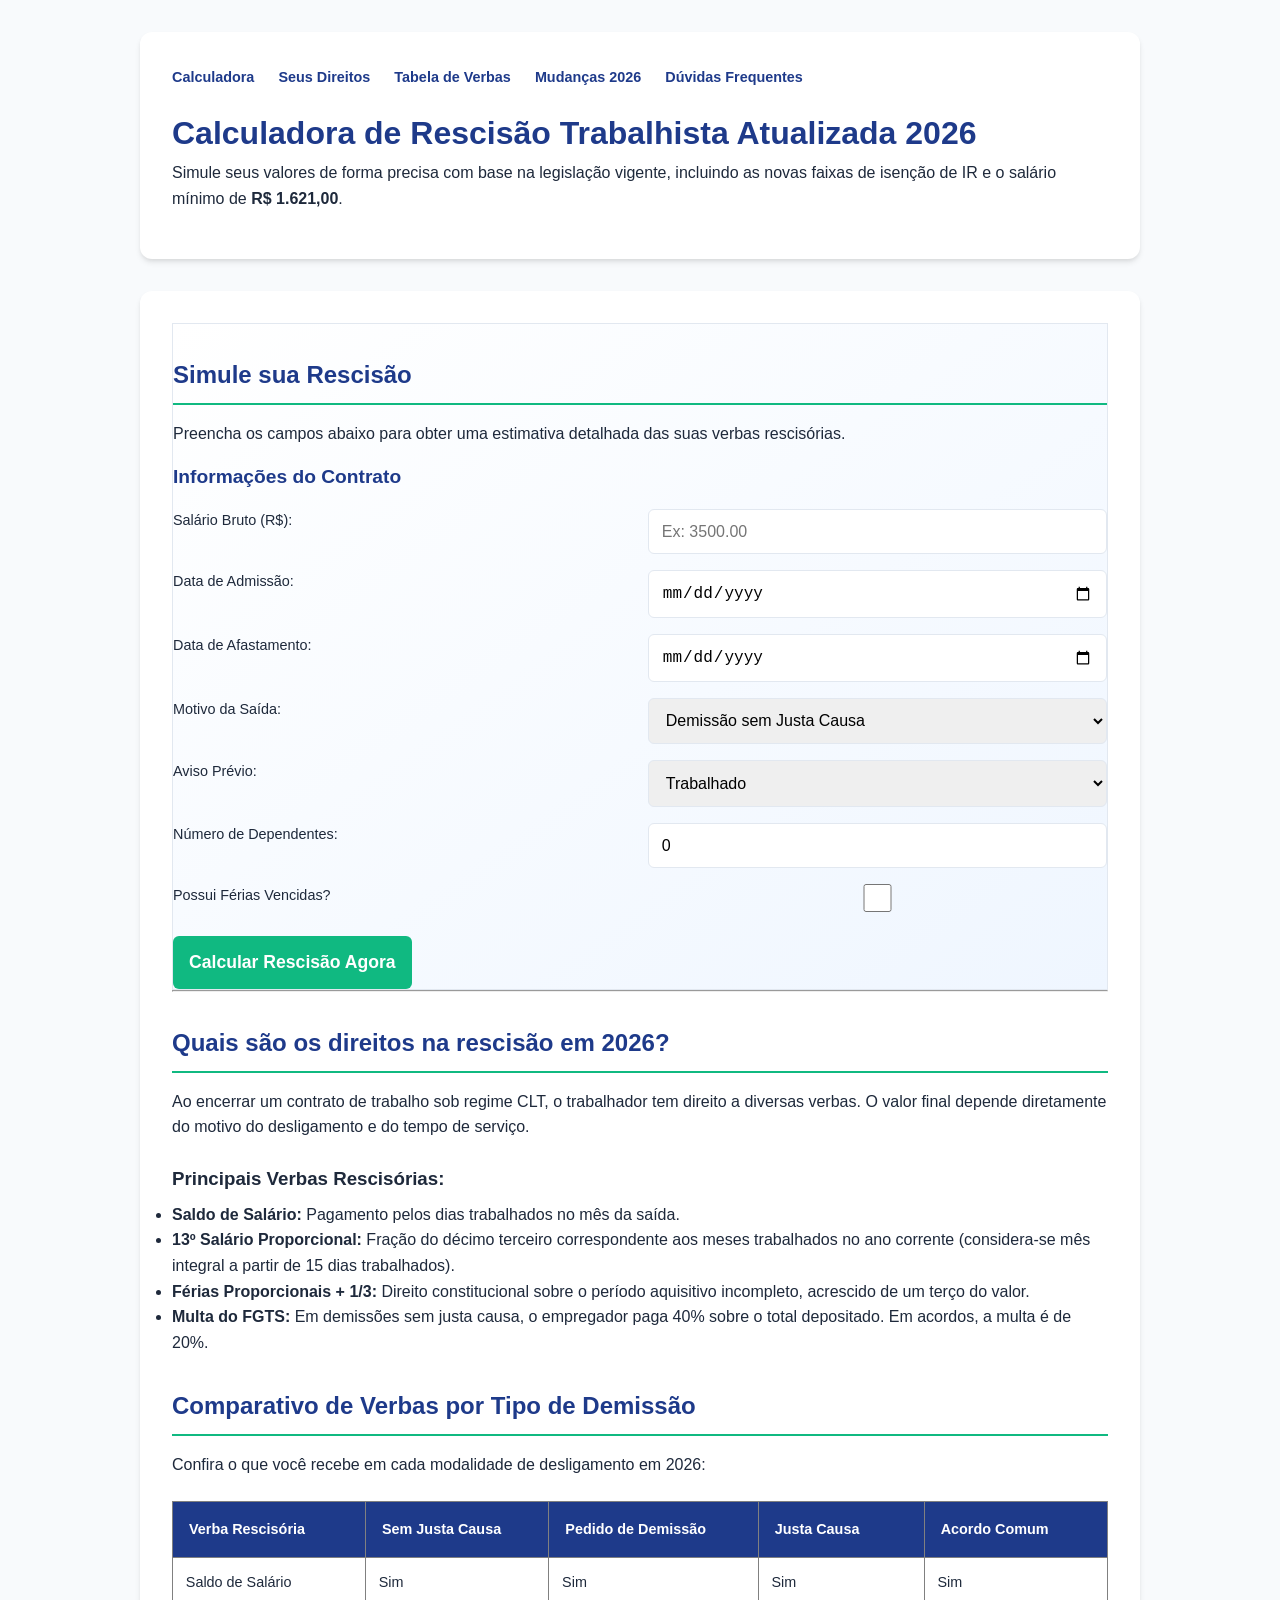
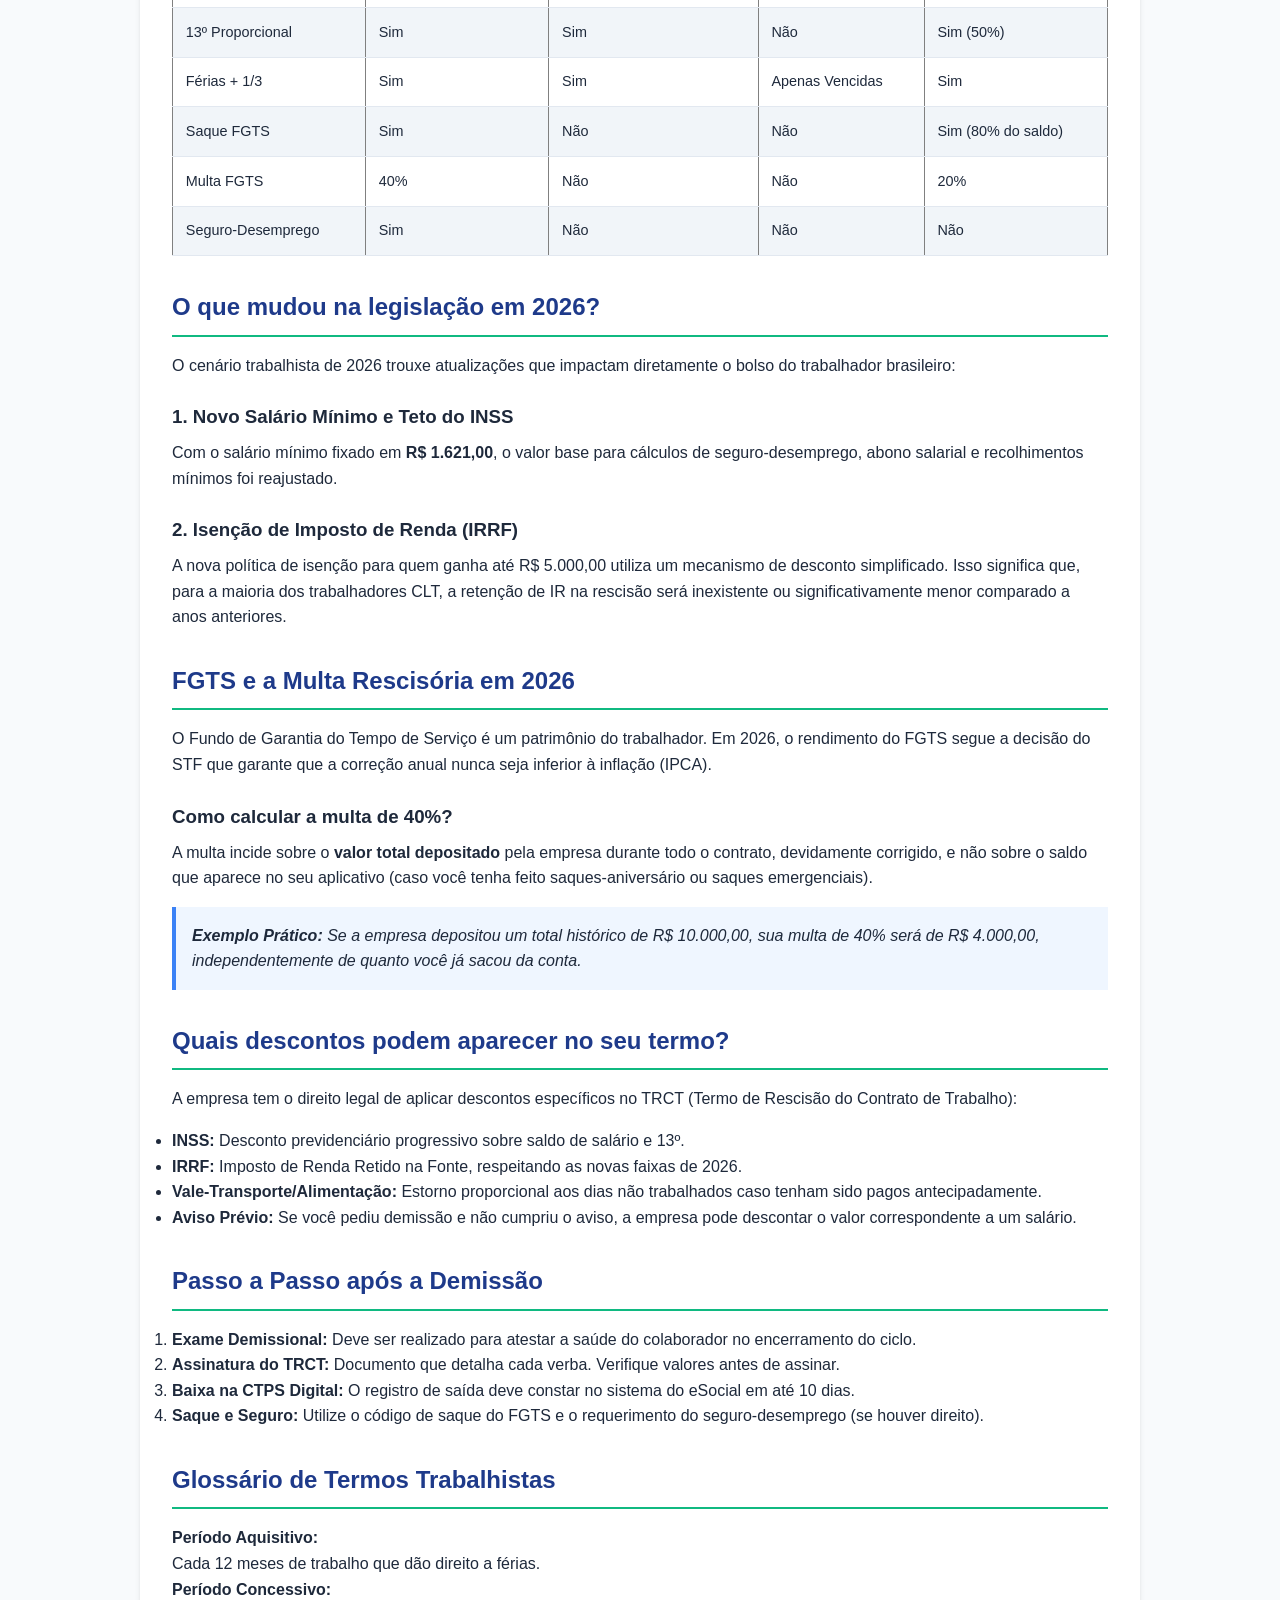
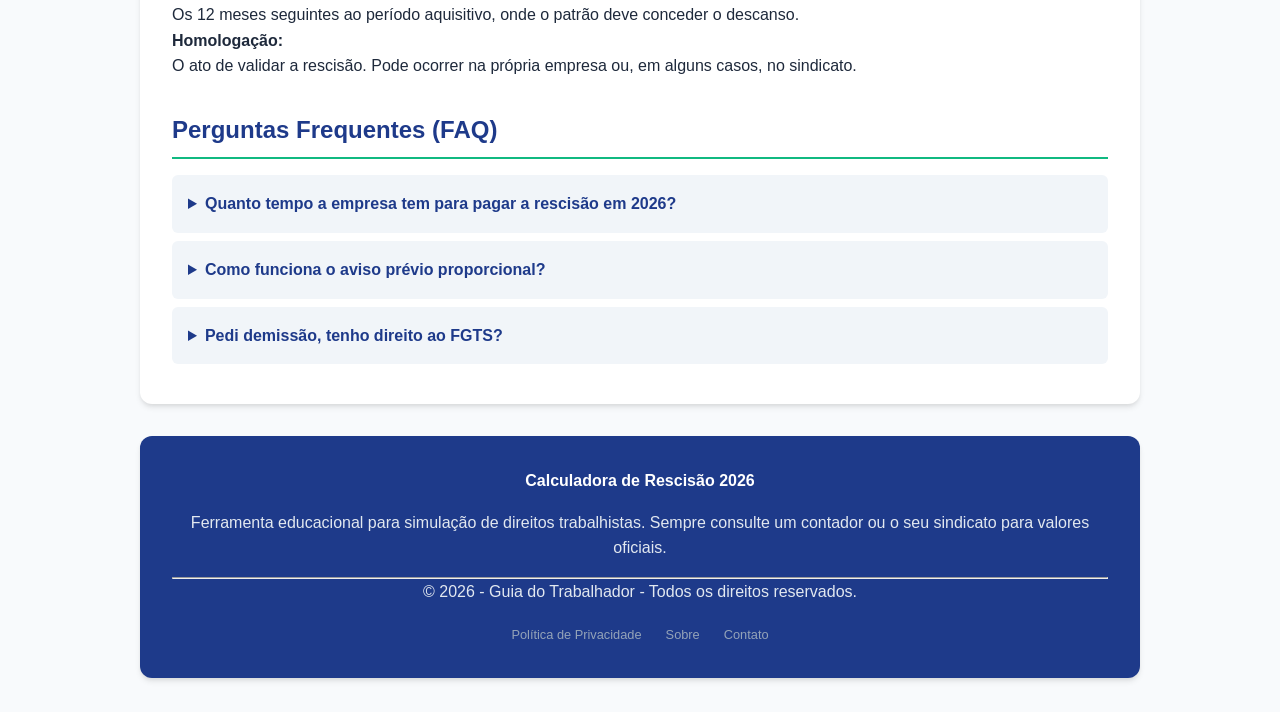
<file: index.html>
<!DOCTYPE html>
<html lang="pt-br">
<head>
    <meta charset="UTF-8">
    <meta name="viewport" content="width=device-width, initial-scale=1.0">
    <title>Calculadora de Rescisão Trabalhista 2026 | Cálculo Online e Regras CLT</title>
    <meta name="description" content="Calcule sua rescisão trabalhista com as regras de 2026. Inclui novo salário mínimo de R$ 1.621, novo IRRF, multa de FGTS, 13º e férias proporcionais.">
    <meta name="keywords" content="calculadora rescisão 2026, cálculo trabalhista, CLT 2026, direitos trabalhistas, multa FGTS, novo salário mínimo">
    <link rel="stylesheet" href="style.css">
    <link rel="icon" href="data:image/svg+xml,<svg xmlns=%22http://www.w3.org/2000/svg%22 viewBox=%220 0 100 100%22><text y=%22.9em%22 font-size=%2290%22>💰</text></svg>">
    <meta name="google-site-verification" content="-dB8uT2bV-OQXsHL-dQOxnJMukoPH9jR6SBWi09TGxQ" />
</head>
<body>

    <header>
        <nav>
            <ul>
                <li><a href="#calculadora">Calculadora</a></li>
                <li><a href="#direitos">Seus Direitos</a></li>
                <li><a href="#tabela-comparativa">Tabela de Verbas</a></li>
                <li><a href="#regras-2026">Mudanças 2026</a></li>
                <li><a href="#faq">Dúvidas Frequentes</a></li>
            </ul>
        </nav>
        <h1>Calculadora de Rescisão Trabalhista Atualizada 2026</h1>
        <p>Simule seus valores de forma precisa com base na legislação vigente, incluindo as novas faixas de isenção de IR e o salário mínimo de <strong>R$ 1.621,00</strong>.</p>
    </header>

    <main>
        <section id="calculadora">
            <h2>Simule sua Rescisão</h2>
            <p>Preencha os campos abaixo para obter uma estimativa detalhada das suas verbas rescisórias.</p>
            <form id="rescisaoForm">
                <fieldset>
                    <legend>Informações do Contrato</legend>
                    
                    <label for="salarioBruto">Salário Bruto (R$):</label>
                    <input type="number" id="salarioBruto" name="salarioBruto" placeholder="Ex: 3500.00" required>

                    <label for="dataInicio">Data de Admissão:</label>
                    <input type="date" id="dataInicio" name="dataInicio" required>

                    <label for="dataFim">Data de Afastamento:</label>
                    <input type="date" id="dataFim" name="dataFim" required>

                    <label for="motivo">Motivo da Saída:</label>
                    <select id="motivo" name="motivo" required>
                        <option value="semJustaCausa">Demissão sem Justa Causa</option>
                        <option value="pedidoDemissao">Pedido de Demissão</option>
                        <option value="justaCausa">Demissão com Justa Causa</option>
                        <option value="acordo">Acordo Comum (Reforma Trabalhista)</option>
                    </select>

                    <label for="avisoPrevio">Aviso Prévio:</label>
                    <select id="avisoPrevio" name="avisoPrevio">
                        <option value="trabalhado">Trabalhado</option>
                        <option value="indenizado">Indenizado</option>
                        <option value="dispensado">Dispensado/Não cumprido</option>
                    </select>

                    <label for="dependentes">Número de Dependentes:</label>
                    <input type="number" id="dependentes" name="dependentes" value="0">

                    <label for="feriasVencidas">Possui Férias Vencidas?</label>
                    <input type="checkbox" id="feriasVencidas" name="feriasVencidas">
                </fieldset>

                <button type="button">Calcular Rescisão Agora</button>
            </form>

            <div id="resultado">
                <h3>Resumo do Cálculo</h3>
                <p>Os valores detalhados aparecerão aqui após clicar em calcular.</p>
            </div>
        </section>

        <hr>

        <section id="direitos">
            <h2>Quais são os direitos na rescisão em 2026?</h2>
            <p>Ao encerrar um contrato de trabalho sob regime CLT, o trabalhador tem direito a diversas verbas. O valor final depende diretamente do motivo do desligamento e do tempo de serviço.</p>
            
            <h3>Principais Verbas Rescisórias:</h3>
            <ul>
                <li><strong>Saldo de Salário:</strong> Pagamento pelos dias trabalhados no mês da saída.</li>
                <li><strong>13º Salário Proporcional:</strong> Fração do décimo terceiro correspondente aos meses trabalhados no ano corrente (considera-se mês integral a partir de 15 dias trabalhados).</li>
                <li><strong>Férias Proporcionais + 1/3:</strong> Direito constitucional sobre o período aquisitivo incompleto, acrescido de um terço do valor.</li>
                <li><strong>Multa do FGTS:</strong> Em demissões sem justa causa, o empregador paga 40% sobre o total depositado. Em acordos, a multa é de 20%.</li>
            </ul>
        </section>

        <section id="tabela-comparativa">
            <h2>Comparativo de Verbas por Tipo de Demissão</h2>
            <p>Confira o que você recebe em cada modalidade de desligamento em 2026:</p>
            <table border="1">
                <thead>
                    <tr>
                        <th>Verba Rescisória</th>
                        <th>Sem Justa Causa</th>
                        <th>Pedido de Demissão</th>
                        <th>Justa Causa</th>
                        <th>Acordo Comum</th>
                    </tr>
                </thead>
                <tbody>
                    <tr>
                        <td>Saldo de Salário</td>
                        <td>Sim</td>
                        <td>Sim</td>
                        <td>Sim</td>
                        <td>Sim</td>
                    </tr>
                    <tr>
                        <td>13º Proporcional</td>
                        <td>Sim</td>
                        <td>Sim</td>
                        <td>Não</td>
                        <td>Sim (50%)</td>
                    </tr>
                    <tr>
                        <td>Férias + 1/3</td>
                        <td>Sim</td>
                        <td>Sim</td>
                        <td>Apenas Vencidas</td>
                        <td>Sim</td>
                    </tr>
                    <tr>
                        <td>Saque FGTS</td>
                        <td>Sim</td>
                        <td>Não</td>
                        <td>Não</td>
                        <td>Sim (80% do saldo)</td>
                    </tr>
                    <tr>
                        <td>Multa FGTS</td>
                        <td>40%</td>
                        <td>Não</td>
                        <td>Não</td>
                        <td>20%</td>
                    </tr>
                    <tr>
                        <td>Seguro-Desemprego</td>
                        <td>Sim</td>
                        <td>Não</td>
                        <td>Não</td>
                        <td>Não</td>
                    </tr>
                </tbody>
            </table>
        </section>

        <section id="regras-2026">
            <h2>O que mudou na legislação em 2026?</h2>
            <p>O cenário trabalhista de 2026 trouxe atualizações que impactam diretamente o bolso do trabalhador brasileiro:</p>
            <article>
                <h3>1. Novo Salário Mínimo e Teto do INSS</h3>
                <p>Com o salário mínimo fixado em <strong>R$ 1.621,00</strong>, o valor base para cálculos de seguro-desemprego, abono salarial e recolhimentos mínimos foi reajustado.</p>
            </article>
            <article>
                <h3>2. Isenção de Imposto de Renda (IRRF)</h3>
                <p>A nova política de isenção para quem ganha até R$ 5.000,00 utiliza um mecanismo de desconto simplificado. Isso significa que, para a maioria dos trabalhadores CLT, a retenção de IR na rescisão será inexistente ou significativamente menor comparado a anos anteriores.</p>
            </article>
        </section>

        <section id="guia-fgts">
            <h2>FGTS e a Multa Rescisória em 2026</h2>
            <p>O Fundo de Garantia do Tempo de Serviço é um patrimônio do trabalhador. Em 2026, o rendimento do FGTS segue a decisão do STF que garante que a correção anual nunca seja inferior à inflação (IPCA).</p>
            <article>
                <h3>Como calcular a multa de 40%?</h3>
                <p>A multa incide sobre o <strong>valor total depositado</strong> pela empresa durante todo o contrato, devidamente corrigido, e não sobre o saldo que aparece no seu aplicativo (caso você tenha feito saques-aniversário ou saques emergenciais).</p>
                <blockquote>
                    <strong>Exemplo Prático:</strong> Se a empresa depositou um total histórico de R$ 10.000,00, sua multa de 40% será de R$ 4.000,00, independentemente de quanto você já sacou da conta.
                </blockquote>
            </article>
        </section>

        <section id="descontos-rescisao">
            <h2>Quais descontos podem aparecer no seu termo?</h2>
            <p>A empresa tem o direito legal de aplicar descontos específicos no TRCT (Termo de Rescisão do Contrato de Trabalho):</p>
            <ul>
                <li><strong>INSS:</strong> Desconto previdenciário progressivo sobre saldo de salário e 13º.</li>
                <li><strong>IRRF:</strong> Imposto de Renda Retido na Fonte, respeitando as novas faixas de 2026.</li>
                <li><strong>Vale-Transporte/Alimentação:</strong> Estorno proporcional aos dias não trabalhados caso tenham sido pagos antecipadamente.</li>
                <li><strong>Aviso Prévio:</strong> Se você pediu demissão e não cumpriu o aviso, a empresa pode descontar o valor correspondente a um salário.</li>
            </ul>
        </section>

        <section id="passo-a-passo">
            <h2>Passo a Passo após a Demissão</h2>
            <ol>
                <li><strong>Exame Demissional:</strong> Deve ser realizado para atestar a saúde do colaborador no encerramento do ciclo.</li>
                <li><strong>Assinatura do TRCT:</strong> Documento que detalha cada verba. Verifique valores antes de assinar.</li>
                <li><strong>Baixa na CTPS Digital:</strong> O registro de saída deve constar no sistema do eSocial em até 10 dias.</li>
                <li><strong>Saque e Seguro:</strong> Utilize o código de saque do FGTS e o requerimento do seguro-desemprego (se houver direito).</li>
            </ol>
        </section>

        <section id="glossario">
            <h2>Glossário de Termos Trabalhistas</h2>
            <dl>
                <dt><strong>Período Aquisitivo:</strong></dt>
                <dd>Cada 12 meses de trabalho que dão direito a férias.</dd>
                
                <dt><strong>Período Concessivo:</strong></dt>
                <dd>Os 12 meses seguintes ao período aquisitivo, onde o patrão deve conceder o descanso.</dd>
                
                <dt><strong>Homologação:</strong></dt>
                <dd>O ato de validar a rescisão. Pode ocorrer na própria empresa ou, em alguns casos, no sindicato.</dd>
            </dl>
        </section>

        <section id="faq">
            <h2>Perguntas Frequentes (FAQ)</h2>
            <details>
                <summary>Quanto tempo a empresa tem para pagar a rescisão em 2026?</summary>
                <p>O prazo para pagamento das verbas rescisórias é de até <strong>10 dias corridos</strong> após o término do contrato, independentemente do tipo de aviso prévio.</p>
            </details>
            <details>
                <summary>Como funciona o aviso prévio proporcional?</summary>
                <p>São 30 dias garantidos, mais 3 dias para cada ano completo de empresa, com um limite máximo de 90 dias totais.</p>
            </details>
            <details>
                <summary>Pedi demissão, tenho direito ao FGTS?</summary>
                <p>No pedido de demissão comum, você não pode sacar o FGTS nem recebe a multa de 40%. O saldo permanece na conta para uso em moradia própria ou aposentadoria.</p>
            </details>
        </section>
    </main>

    <footer>
        <div>
            <h4>Calculadora de Rescisão 2026</h4>
            <p>Ferramenta educacional para simulação de direitos trabalhistas. Sempre consulte um contador ou o seu sindicato para valores oficiais.</p>
        </div>
        <hr>
        <div>
            <p>&copy; 2026 - Guia do Trabalhador - Todos os direitos reservados.</p>
            <ul>
                <li><a href="politica.html">Política de Privacidade</a></li>
                <li><a href="sobre.html">Sobre</a></li>
                <li><a href="contato.html">Contato</a></li>
            </ul>
        </div>
    </footer>
<script src="script.js"></script>
</body>

</html>
</file>
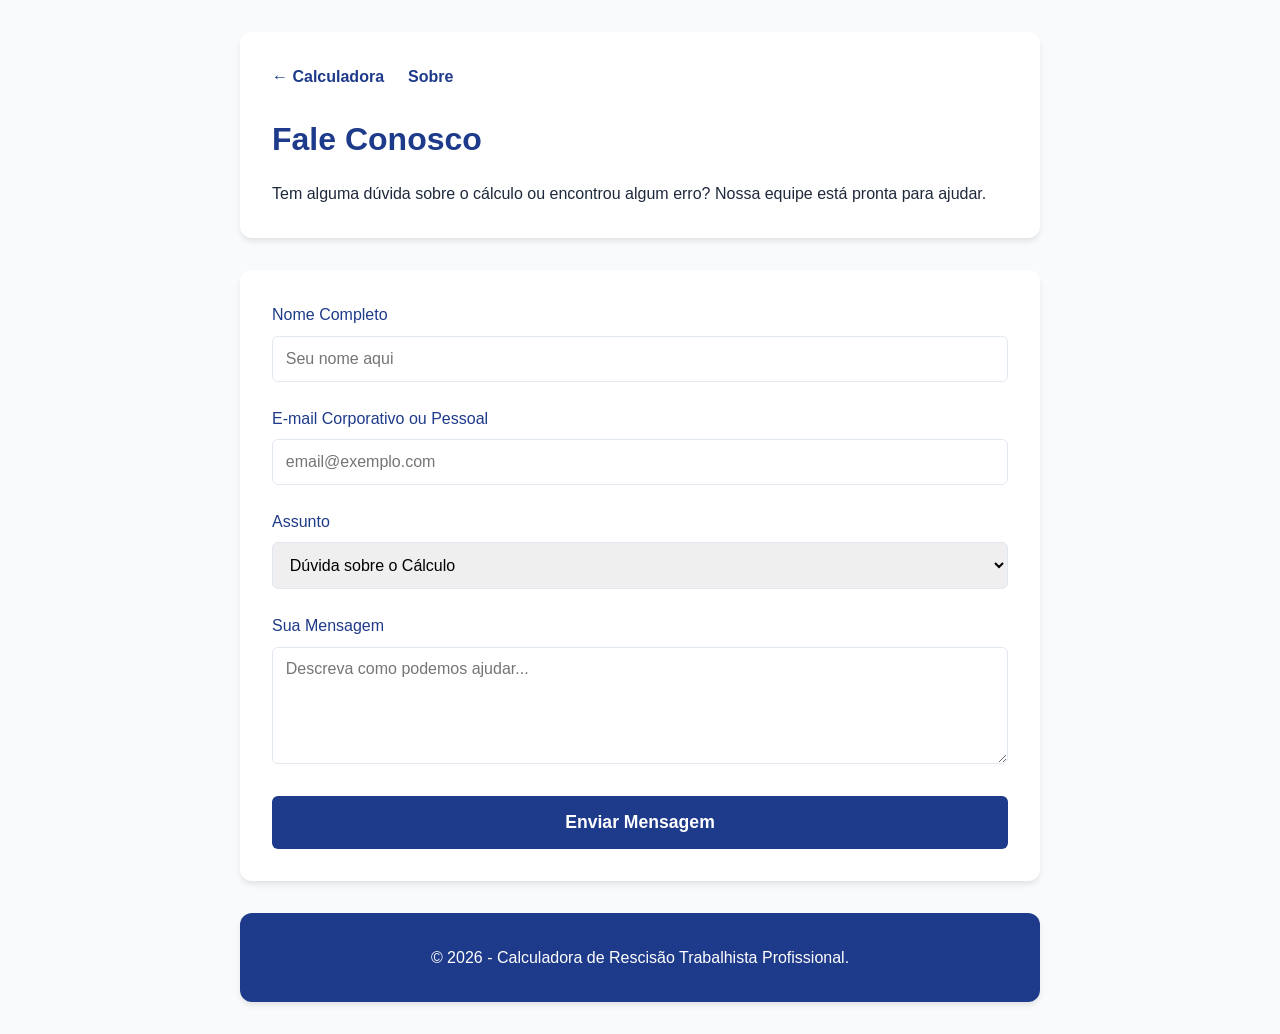
<file: contato.html>
<!DOCTYPE html>
<html lang="pt-br">
<head>
    <meta charset="UTF-8">
    <meta name="viewport" content="width=device-width, initial-scale=1.0">
    <title>Contato | Calculadora de Rescisão 2026</title>
    <meta name="description" content="Entre em contato com a equipe da Calculadora de Rescisão 2026. Tire suas dúvidas sobre cálculos trabalhistas e sugestões.">
    
    <style>
        :root {
            --primary-color: #1e3a8a;
            --secondary-color: #10b981;
            --bg-color: #f8fafc;
            --text-color: #1e293b;
            --card-bg: #ffffff;
            --border-color: #e2e8f0;
        }

        * { box-sizing: border-box; margin: 0; padding: 0; }

        body {
            font-family: 'Segoe UI', Roboto, sans-serif;
            background-color: var(--bg-color);
            color: var(--text-color);
            line-height: 1.6;
            padding: 0 1rem;
        }

        header, main, footer {
            max-width: 800px;
            margin: 2rem auto;
            padding: 2rem;
            background: var(--card-bg);
            border-radius: 12px;
            box-shadow: 0 4px 6px -1px rgba(0, 0, 0, 0.1);
        }

        nav ul { list-style: none; display: flex; gap: 1.5rem; margin-bottom: 1.5rem; }
        nav a { text-decoration: none; color: var(--primary-color); font-weight: 600; }

        h1, h2 { color: var(--primary-color); margin-bottom: 1rem; }

        .form-group { margin-bottom: 1.5rem; }
        
        label { display: block; margin-bottom: 0.5rem; font-weight: 500; color: var(--primary-color); }
        
        input, textarea, select {
            width: 100%;
            padding: 0.8rem;
            border: 1px solid var(--border-color);
            border-radius: 6px;
            font-size: 1rem;
            font-family: inherit;
        }

        input:focus, textarea:focus {
            outline: none;
            border-color: var(--primary-color);
            box-shadow: 0 0 0 3px rgba(30, 58, 138, 0.1);
        }

        button {
            width: 100%;
            padding: 1rem;
            background-color: var(--primary-color);
            color: white;
            border: none;
            border-radius: 6px;
            font-size: 1.1rem;
            font-weight: bold;
            cursor: pointer;
            transition: 0.3s;
        }

        button:hover { background-color: #1e40af; transform: translateY(-2px); }

        /* Animação de Sucesso */
        #msg-sucesso {
            display: none;
            text-align: center;
            padding: 2rem;
            background: #dcfce7;
            color: #166534;
            border-radius: 8px;
            margin-top: 1rem;
            animation: bounceIn 0.5s ease;
        }

        @keyframes bounceIn {
            0% { transform: scale(0.9); opacity: 0; }
            70% { transform: scale(1.05); }
            100% { transform: scale(1); opacity: 1; }
        }

        footer { text-align: center; background: var(--primary-color); color: white; }
    </style>
</head>
<body>

    <header>
        <nav>
            <ul>
                <li><a href="index.html">← Calculadora</a></li>
                <li><a href="sobre.html">Sobre</a></li>
            </ul>
        </nav>
        <h1>Fale Conosco</h1>
        <p>Tem alguma dúvida sobre o cálculo ou encontrou algum erro? Nossa equipe está pronta para ajudar.</p>
    </header>

    <main>
        <form id="contatoForm">
            <div class="form-group">
                <label for="nome">Nome Completo</label>
                <input type="text" id="nome" name="nome" placeholder="Seu nome aqui" required>
            </div>

            <div class="form-group">
                <label for="email">E-mail Corporativo ou Pessoal</label>
                <input type="email" id="email" name="email" placeholder="email@exemplo.com" required>
            </div>

            <div class="form-group">
                <label for="assunto">Assunto</label>
                <select id="assunto" name="assunto">
                    <option value="duvida">Dúvida sobre o Cálculo</option>
                    <option value="erro">Reportar Erro no Sistema</option>
                    <option value="parceria">Parcerias e Anúncios</option>
                    <option value="outros">Outros</option>
                </select>
            </div>

            <div class="form-group">
                <label for="mensagem">Sua Mensagem</label>
                <textarea id="mensagem" name="mensagem" rows="5" placeholder="Descreva como podemos ajudar..." required></textarea>
            </div>

            <button type="submit" id="btnEnviar">Enviar Mensagem</button>
        </form>

        <div id="msg-sucesso">
            <h3>✅ Mensagem Enviada!</h3>
            <p>Obrigado pelo contato. Responderemos em até 48 horas úteis.</p>
        </div>
    </main>

    <footer>
        <p>&copy; 2026 - Calculadora de Rescisão Trabalhista Profissional.</p>
    </footer>

    <script>
        document.getElementById('contatoForm').addEventListener('submit', function(e) {
            e.preventDefault();
            
            const btn = document.getElementById('btnEnviar');
            const msg = document.getElementById('msg-sucesso');
            const form = document.getElementById('contatoForm');

            // Simulação de carregamento
            btn.innerText = "Enviando...";
            btn.style.opacity = "0.7";
            btn.style.cursor = "not-allowed";

            setTimeout(() => {
                form.style.display = "none";
                msg.style.display = "block";
            }, 1500);
        });
    </script>
</body>
</html>
</file>
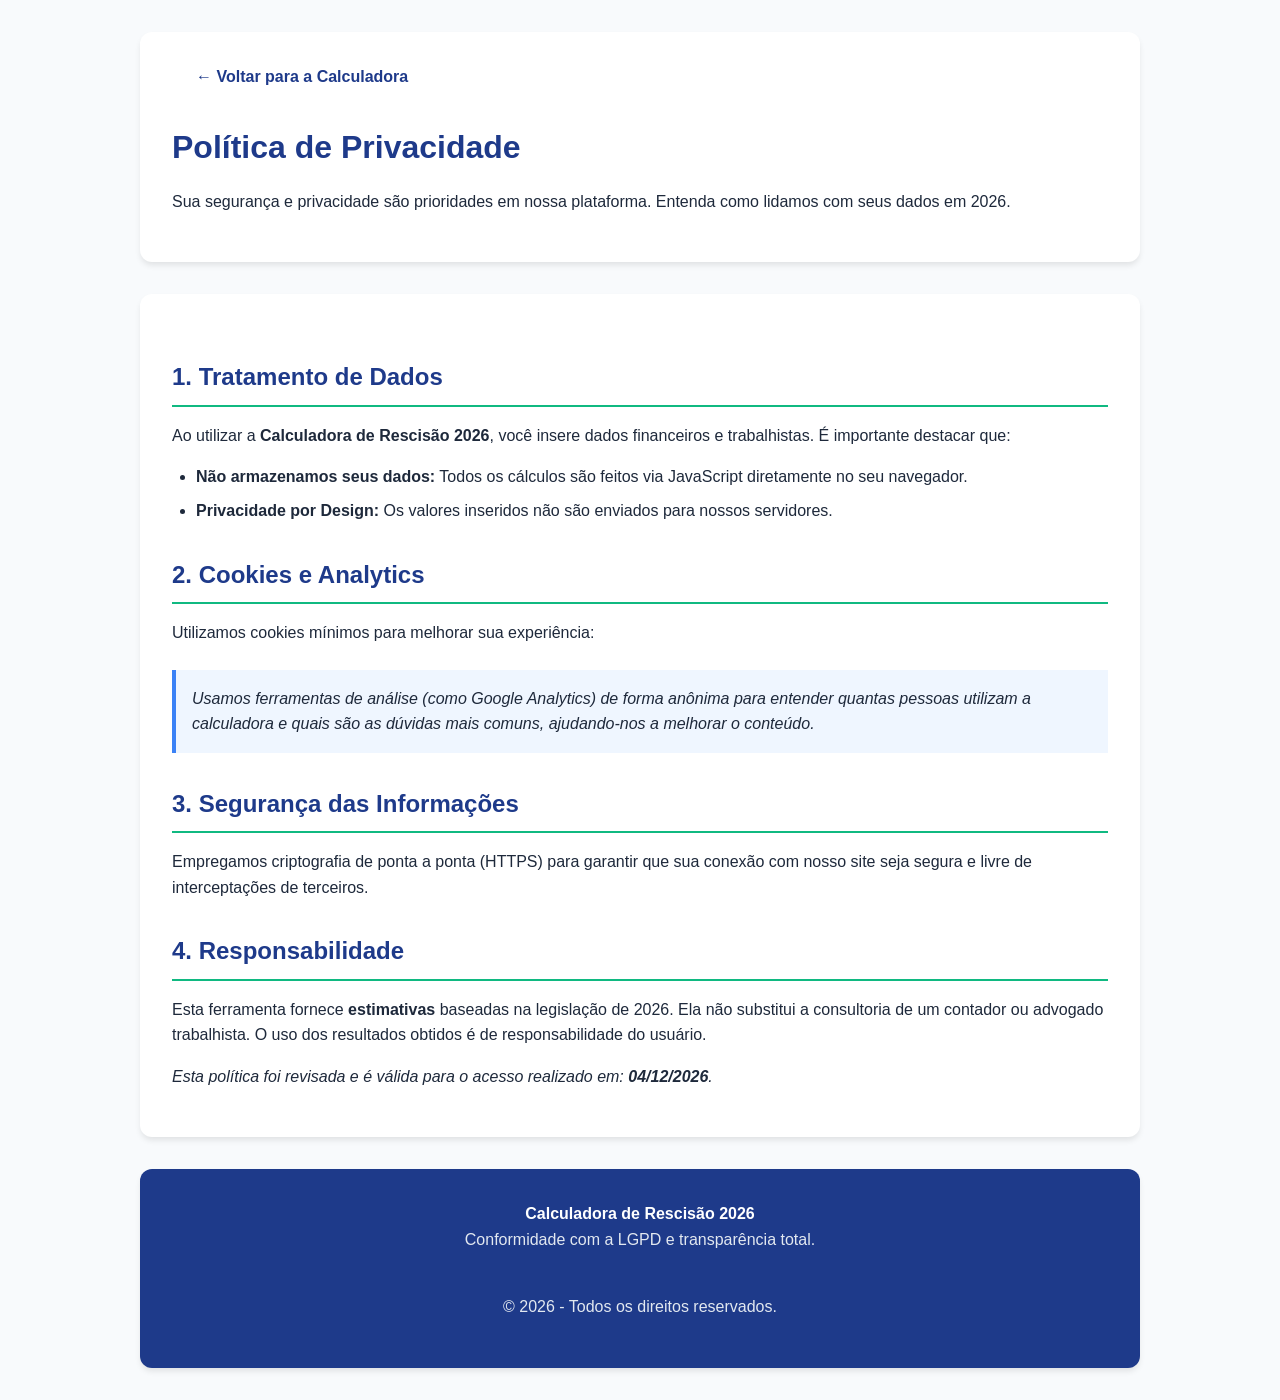
<file: politica.html>
<!DOCTYPE html>
<html lang="pt-br">
<head>
    <meta charset="UTF-8">
    <meta name="viewport" content="width=device-width, initial-scale=1.0">
    <title>Política de Privacidade | Calculadora de Rescisão 2026</title>
    <meta name="description" content="Saiba como protegemos seus dados ao utilizar nossa calculadora trabalhista. Transparência e segurança de acordo com a LGPD.">
    
    <style>
        /* Reutilizando sua identidade visual */
        :root {
            --primary-color: #1e3a8a;
            --secondary-color: #10b981;
            --bg-color: #f8fafc;
            --text-color: #1e293b;
            --card-bg: #ffffff;
            --border-color: #e2e8f0;
            --accent-color: #3b82f6;
        }

        * { box-sizing: border-box; margin: 0; padding: 0; }

        body {
            font-family: 'Segoe UI', Roboto, sans-serif;
            line-height: 1.6;
            background-color: var(--bg-color);
            color: var(--text-color);
            padding: 0 1rem;
        }

        header, main, footer {
            max-width: 1000px;
            margin: 2rem auto;
            padding: 2rem;
            background: var(--card-bg);
            border-radius: 12px;
            box-shadow: 0 4px 6px -1px rgba(0, 0, 0, 0.1);
        }

        nav ul {
            list-style: none;
            display: flex;
            gap: 1.5rem;
            margin-bottom: 1.5rem;
        }

        nav a {
            text-decoration: none;
            color: var(--primary-color);
            font-weight: 600;
            transition: 0.3s;
        }

        nav a:hover { color: var(--secondary-color); }

        h1, h2 { color: var(--primary-color); margin-bottom: 1rem; }
        
        h2 { 
            margin-top: 2rem; 
            border-bottom: 2px solid var(--secondary-color);
            padding-bottom: 0.5rem;
        }

        p { margin-bottom: 1rem; }

        ul, ol { margin-left: 1.5rem; margin-bottom: 1rem; }

        li { margin-bottom: 0.5rem; }

        blockquote {
            border-left: 4px solid var(--accent-color);
            padding: 1rem;
            background: #eff6ff;
            font-style: italic;
            margin: 1.5rem 0;
        }

        .animar-entrada {
            animation: fadeIn 0.8s ease-out;
        }

        @keyframes fadeIn {
            from { opacity: 0; transform: translateY(10px); }
            to { opacity: 1; transform: translateY(0); }
        }

        footer {
            background-color: var(--primary-color);
            color: #e2e8f0;
            text-align: center;
        }

        footer h4 { color: white; }
        
        footer a { color: #94a3b8; text-decoration: none; }
    </style>
</head>
<body class="animar-entrada">

    <header>
        <nav>
            <ul>
                <li><a href="index.html">← Voltar para a Calculadora</a></li>
            </ul>
        </nav>
        <h1>Política de Privacidade</h1>
        <p>Sua segurança e privacidade são prioridades em nossa plataforma. Entenda como lidamos com seus dados em 2026.</p>
    </header>

    <main>
        <section>
            <h2>1. Tratamento de Dados</h2>
            <p>Ao utilizar a <strong>Calculadora de Rescisão 2026</strong>, você insere dados financeiros e trabalhistas. É importante destacar que:</p>
            <ul>
                <li><strong>Não armazenamos seus dados:</strong> Todos os cálculos são feitos via JavaScript diretamente no seu navegador.</li>
                <li><strong>Privacidade por Design:</strong> Os valores inseridos não são enviados para nossos servidores.</li>
            </ul>
        </section>

        <section>
            <h2>2. Cookies e Analytics</h2>
            <p>Utilizamos cookies mínimos para melhorar sua experiência:</p>
            <blockquote>
                Usamos ferramentas de análise (como Google Analytics) de forma anônima para entender quantas pessoas utilizam a calculadora e quais são as dúvidas mais comuns, ajudando-nos a melhorar o conteúdo.
            </blockquote>
        </section>

        <section>
            <h2>3. Segurança das Informações</h2>
            <p>Empregamos criptografia de ponta a ponta (HTTPS) para garantir que sua conexão com nosso site seja segura e livre de interceptações de terceiros.</p>
        </section>

        <section>
            <h2>4. Responsabilidade</h2>
            <p>Esta ferramenta fornece <strong>estimativas</strong> baseadas na legislação de 2026. Ela não substitui a consultoria de um contador ou advogado trabalhista. O uso dos resultados obtidos é de responsabilidade do usuário.</p>
        </section>

        <section id="data-atual">
            </section>
    </main>

    <footer>
        <div>
            <h4>Calculadora de Rescisão 2026</h4>
            <p>Conformidade com a LGPD e transparência total.</p>
        </div>
        <br>
        <p>&copy; 2026 - Todos os direitos reservados.</p>
    </footer>

    <script>
        // JS Interno para dinamismo simples
        document.addEventListener('DOMContentLoaded', () => {
            const dataSecao = document.getElementById('data-atual');
            const dataHoje = new Date().toLocaleDateString('pt-BR');
            dataSecao.innerHTML = `<p><em>Esta política foi revisada e é válida para o acesso realizado em: <strong>${dataHoje}</strong>.</em></p>`;
            
            console.log("Página de privacidade carregada com segurança.");
        });
    </script>
</body>
</html>
</file>
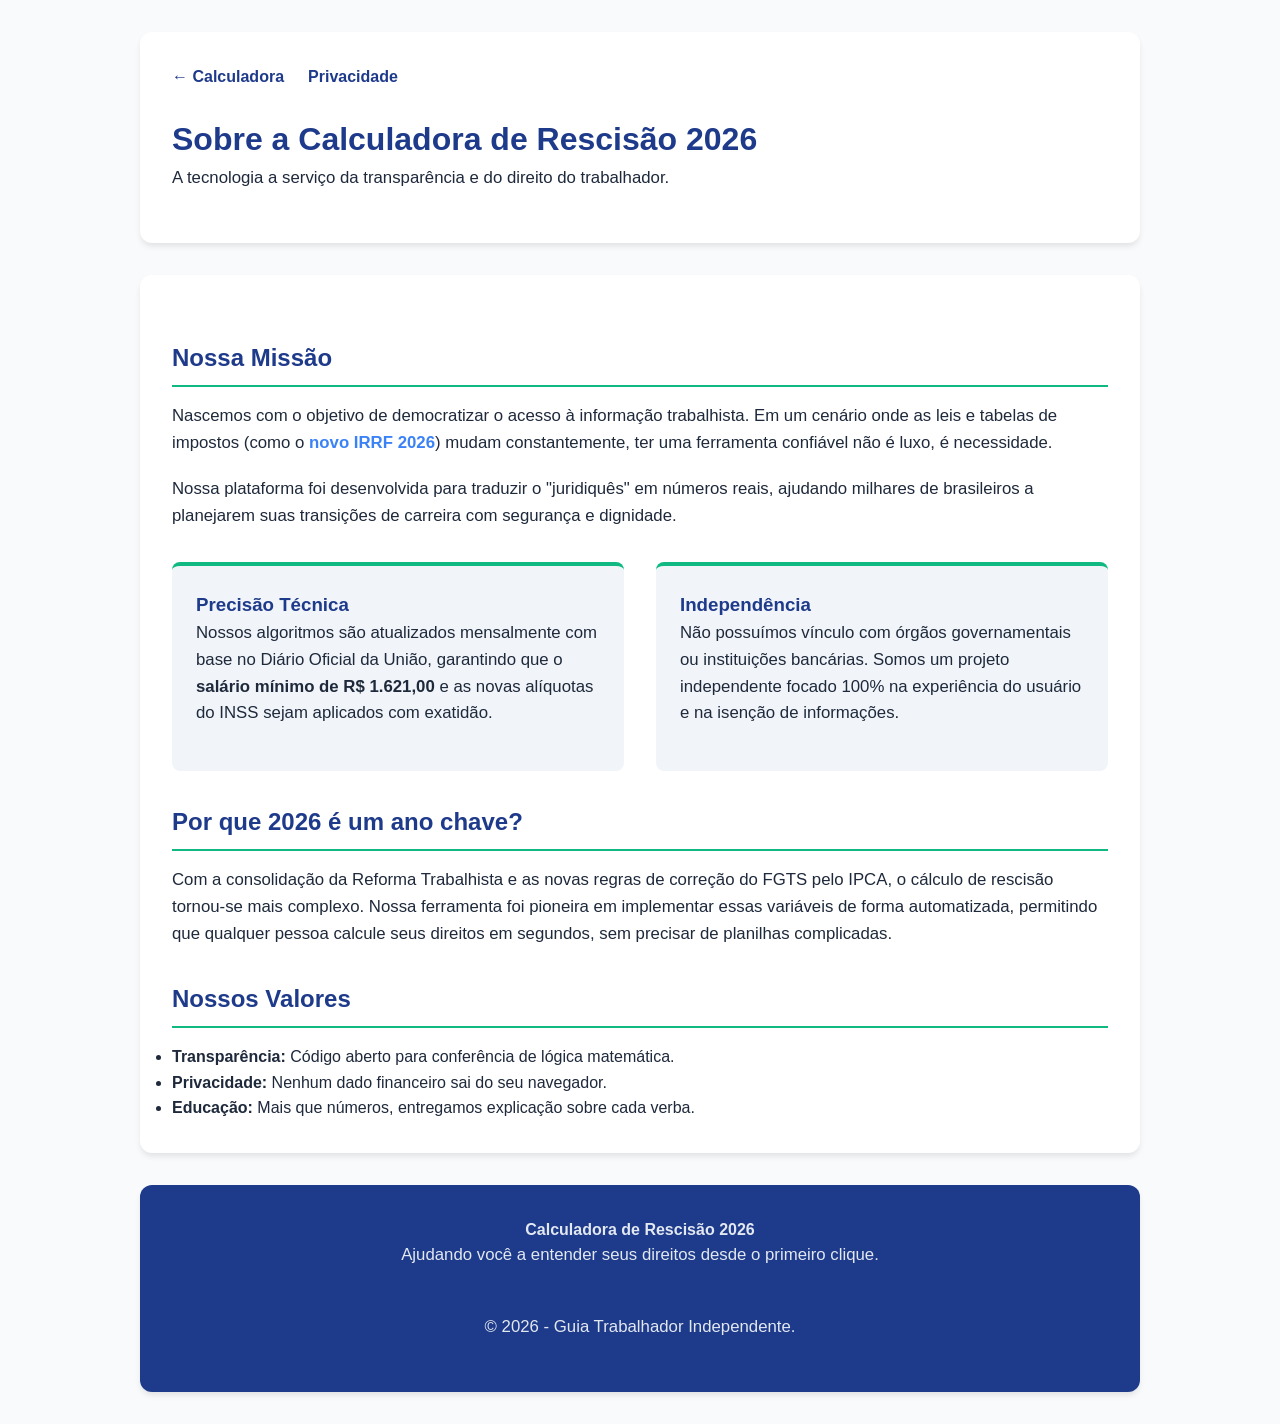
<file: sobre.html>
<!DOCTYPE html>
<html lang="pt-br">
<head>
    <meta charset="UTF-8">
    <meta name="viewport" content="width=device-width, initial-scale=1.0">
    <title>Sobre Nós | Calculadora de Rescisão 2026</title>
    <meta name="description" content="Conheça a missão da Calculadora de Rescisão 2026: oferecer clareza e precisão nos cálculos trabalhistas para todos os brasileiros.">
    
    <style>
        /* Base do Design do Portal */
        :root {
            --primary-color: #1e3a8a;
            --secondary-color: #10b981;
            --bg-color: #f8fafc;
            --text-color: #1e293b;
            --card-bg: #ffffff;
            --accent-color: #3b82f6;
        }

        * { box-sizing: border-box; margin: 0; padding: 0; }

        body {
            font-family: 'Segoe UI', Roboto, sans-serif;
            line-height: 1.6;
            background-color: var(--bg-color);
            color: var(--text-color);
            padding: 0 1rem;
        }

        header, main, footer {
            max-width: 1000px;
            margin: 2rem auto;
            padding: 2rem;
            background: var(--card-bg);
            border-radius: 12px;
            box-shadow: 0 4px 6px -1px rgba(0, 0, 0, 0.1);
        }

        nav ul {
            list-style: none;
            display: flex;
            gap: 1.5rem;
            margin-bottom: 1.5rem;
        }

        nav a {
            text-decoration: none;
            color: var(--primary-color);
            font-weight: 600;
            transition: 0.3s;
        }

        nav a:hover { color: var(--secondary-color); }

        h1, h2, h3 { color: var(--primary-color); }
        
        h2 { 
            margin-top: 2rem; 
            border-bottom: 2px solid var(--secondary-color);
            padding-bottom: 0.5rem;
            margin-bottom: 1rem;
        }

        p { margin-bottom: 1.2rem; font-size: 1.05rem; }

        .missao-grid {
            display: grid;
            grid-template-columns: 1fr 1fr;
            gap: 2rem;
            margin-top: 2rem;
        }

        .card-missao {
            padding: 1.5rem;
            background: #f1f5f9;
            border-radius: 8px;
            border-top: 4px solid var(--secondary-color);
        }

        .highlight {
            color: var(--accent-color);
            font-weight: bold;
        }

        /* Animação */
        .reveal {
            opacity: 0;
            transform: translateY(20px);
            transition: all 0.8s ease-out;
        }

        .reveal.active {
            opacity: 1;
            transform: translateY(0);
        }

        footer {
            background-color: var(--primary-color);
            color: #e2e8f0;
            text-align: center;
        }

        @media (max-width: 600px) {
            .missao-grid { grid-template-columns: 1fr; }
        }
    </style>
</head>
<body>

    <header>
        <nav>
            <ul>
                <li><a href="index.html">← Calculadora</a></li>
                <li><a href="privacidade.html">Privacidade</a></li>
            </ul>
        </nav>
        <h1>Sobre a Calculadora de Rescisão 2026</h1>
        <p>A tecnologia a serviço da transparência e do direito do trabalhador.</p>
    </header>

    <main>
        <section class="reveal">
            <h2>Nossa Missão</h2>
            <p>Nascemos com o objetivo de democratizar o acesso à informação trabalhista. Em um cenário onde as leis e tabelas de impostos (como o <span class="highlight">novo IRRF 2026</span>) mudam constantemente, ter uma ferramenta confiável não é luxo, é necessidade.</p>
            <p>Nossa plataforma foi desenvolvida para traduzir o "juridiquês" em números reais, ajudando milhares de brasileiros a planejarem suas transições de carreira com segurança e dignidade.</p>
        </section>

        <section class="missao-grid">
            <div class="card-missao reveal">
                <h3>Precisão Técnica</h3>
                <p>Nossos algoritmos são atualizados mensalmente com base no Diário Oficial da União, garantindo que o <strong>salário mínimo de R$ 1.621,00</strong> e as novas alíquotas do INSS sejam aplicados com exatidão.</p>
            </div>
            <div class="card-missao reveal">
                <h3>Independência</h3>
                <p>Não possuímos vínculo com órgãos governamentais ou instituições bancárias. Somos um projeto independente focado 100% na experiência do usuário e na isenção de informações.</p>
            </div>
        </section>

        <section class="reveal">
            <h2>Por que 2026 é um ano chave?</h2>
            <p>Com a consolidação da Reforma Trabalhista e as novas regras de correção do FGTS pelo IPCA, o cálculo de rescisão tornou-se mais complexo. Nossa ferramenta foi pioneira em implementar essas variáveis de forma automatizada, permitindo que qualquer pessoa calcule seus direitos em segundos, sem precisar de planilhas complicadas.</p>
        </section>

        <section class="reveal">
            <h2>Nossos Valores</h2>
            <ul>
                <li><strong>Transparência:</strong> Código aberto para conferência de lógica matemática.</li>
                <li><strong>Privacidade:</strong> Nenhum dado financeiro sai do seu navegador.</li>
                <li><strong>Educação:</strong> Mais que números, entregamos explicação sobre cada verba.</li>
            </ul>
        </section>
    </main>

    <footer>
        <div>
            <h4>Calculadora de Rescisão 2026</h4>
            <p>Ajudando você a entender seus direitos desde o primeiro clique.</p>
        </div>
        <br>
        <p>&copy; 2026 - Guia Trabalhador Independente.</p>
    </footer>

    <script>
        // JS para efeito de revelação ao rolar a página
        function reveal() {
            var reveals = document.querySelectorAll(".reveal");
            for (var i = 0; i < reveals.length; i++) {
                var windowHeight = window.innerHeight;
                var elementTop = reveals[i].getBoundingClientRect().top;
                var elementVisible = 100;
                if (elementTop < windowHeight - elementVisible) {
                    reveals[i].classList.add("active");
                }
            }
        }

        window.addEventListener("scroll", reveal);

        // Dispara uma vez ao carregar para mostrar o que já está na tela
        document.addEventListener('DOMContentLoaded', reveal);
    </script>
</body>
</html>
</file>
<file: style.css>
/* Configurações Gerais e Variáveis */
:root {
    --primary-color: #1e3a8a; /* Azul Marinho Profissional */
    --secondary-color: #10b981; /* Verde Sucesso/Dinheiro */
    --bg-color: #f8fafc;
    --text-color: #1e293b;
    --card-bg: #ffffff;
    --border-color: #e2e8f0;
    --accent-color: #3b82f6;
}

* {
    box-sizing: border-box;
    margin: 0;
    padding: 0;
}

body {
    font-family: 'Segoe UI', Roboto, Helvetica, Arial, sans-serif;
    line-height: 1.6;
    background-color: var(--bg-color);
    color: var(--text-color);
    padding: 0 1rem;
}

/* Layout e Container */
header, main, footer {
    max-width: 1000px;
    margin: 2rem auto;
    padding: 2rem;
    background: var(--card-bg);
    border-radius: 12px;
    box-shadow: 0 4px 6px -1px rgba(0, 0, 0, 0.1), 0 2px 4px -1px rgba(0, 0, 0, 0.06);
}

/* Navegação */
nav ul {
    list-style: none;
    display: flex;
    gap: 1.5rem;
    margin-bottom: 1.5rem;
    flex-wrap: wrap;
}

nav a {
    text-decoration: none;
    color: var(--primary-color);
    font-weight: 600;
    font-size: 0.9rem;
    transition: color 0.3s;
}

nav a:hover {
    color: var(--secondary-color);
}

/* Tipografia */
h1 {
    color: var(--primary-color);
    font-size: 2rem;
    margin-bottom: 0.5rem;
    line-height: 1.2;
}

h2 {
    color: var(--primary-color);
    margin: 2rem 0 1rem;
    padding-bottom: 0.5rem;
    border-bottom: 2px solid var(--secondary-color);
}

h3 {
    margin: 1.5rem 0 0.5rem;
    color: var(--text-color);
}

p { margin-bottom: 1rem; }

/* Formulário da Calculadora */
#calculadora {
    background: linear-gradient(to bottom right, #ffffff, #eff6ff);
    border: 1px solid var(--border-color);
}

fieldset {
    border: none;
    display: grid;
    grid-template-columns: 1fr 1fr;
    gap: 1rem;
}

legend {
    font-weight: bold;
    font-size: 1.2rem;
    margin-bottom: 1rem;
    grid-column: span 2;
    color: var(--primary-color);
}

label {
    display: block;
    font-size: 0.9rem;
    margin-bottom: 0.3rem;
    font-weight: 500;
}

input, select {
    width: 100%;
    padding: 0.8rem;
    border: 1px solid var(--border-color);
    border-radius: 6px;
    font-size: 1rem;
    transition: border-color 0.3s;
}

input:focus, select:focus {
    outline: none;
    border-color: var(--accent-color);
    box-shadow: 0 0 0 3px rgba(59, 130, 246, 0.1);
}

button {
    grid-column: span 2;
    margin-top: 1.5rem;
    padding: 1rem;
    background-color: var(--secondary-color);
    color: white;
    border: none;
    border-radius: 6px;
    font-size: 1.1rem;
    font-weight: bold;
    cursor: pointer;
    transition: transform 0.2s, background 0.3s;
}

button:hover {
    background-color: #059669;
    transform: translateY(-2px);
}

/* Resultado */
#resultado {
    margin-top: 2rem;
    padding: 1.5rem;
    background-color: #ecfdf5;
    border-left: 5px solid var(--secondary-color);
    border-radius: 4px;
}

/* Tabelas */
table {
    width: 100%;
    border-collapse: collapse;
    margin: 1.5rem 0;
    font-size: 0.9rem;
}

th {
    background-color: var(--primary-color);
    color: white;
    padding: 1rem;
    text-align: left;
}

td {
    padding: 0.8rem;
    border-bottom: 1px solid var(--border-color);
}

tr:nth-child(even) { background-color: #f1f5f9; }

/* FAQ e Glossário */
details {
    background: #f1f5f9;
    padding: 1rem;
    margin-bottom: 0.5rem;
    border-radius: 6px;
    cursor: pointer;
}

summary {
    font-weight: 600;
    color: var(--primary-color);
}

blockquote {
    border-left: 4px solid var(--accent-color);
    padding: 1rem;
    background: #eff6ff;
    font-style: italic;
    margin: 1rem 0;
}

/* Rodapé */
footer {
    background-color: var(--primary-color);
    color: #e2e8f0;
    text-align: center;
}

footer h4 { color: white; margin-bottom: 1rem; }

footer ul {
    list-style: none;
    display: flex;
    justify-content: center;
    gap: 1.5rem;
    margin-top: 1rem;
}

footer a { color: #94a3b8; text-decoration: none; font-size: 0.8rem; }

/* Responsividade */
@media (max-width: 600px) {
    fieldset { grid-template-columns: 1fr; }
    legend, button { grid-column: span 1; }
    header, main, footer { padding: 1rem; }
}
/* Garante que o resultado comece invisível e ganhe vida */
#resultado {
    display: none; /* Começa escondido */
    margin-top: 2rem;
    padding: 1.5rem;
    border-radius: 8px;
    border-left: 5px solid var(--secondary-color);
}

/* Classe que o JS vai injetar */
.resultado-ativo {
    display: block !important;
    animation: surgindo 0.8s ease-out forwards;
}

@keyframes surgindo {
    from { 
        opacity: 0; 
        transform: translateY(30px) scale(0.95); 
    }
    to { 
        opacity: 1; 
        transform: translateY(0) scale(1); 
    }
}

/* O fundo animado suave */
.bg-fluxo {
    background: linear-gradient(270deg, #ffffff, #f0fdf4, #dcfce7);
    background-size: 600% 600%;
    animation: moverGradiente 8s ease infinite;
}

@keyframes moverGradiente {
    0% { background-position: 0% 50% }
    50% { background-position: 100% 50% }
    100% { background-position: 0% 50% }
}
</file>
